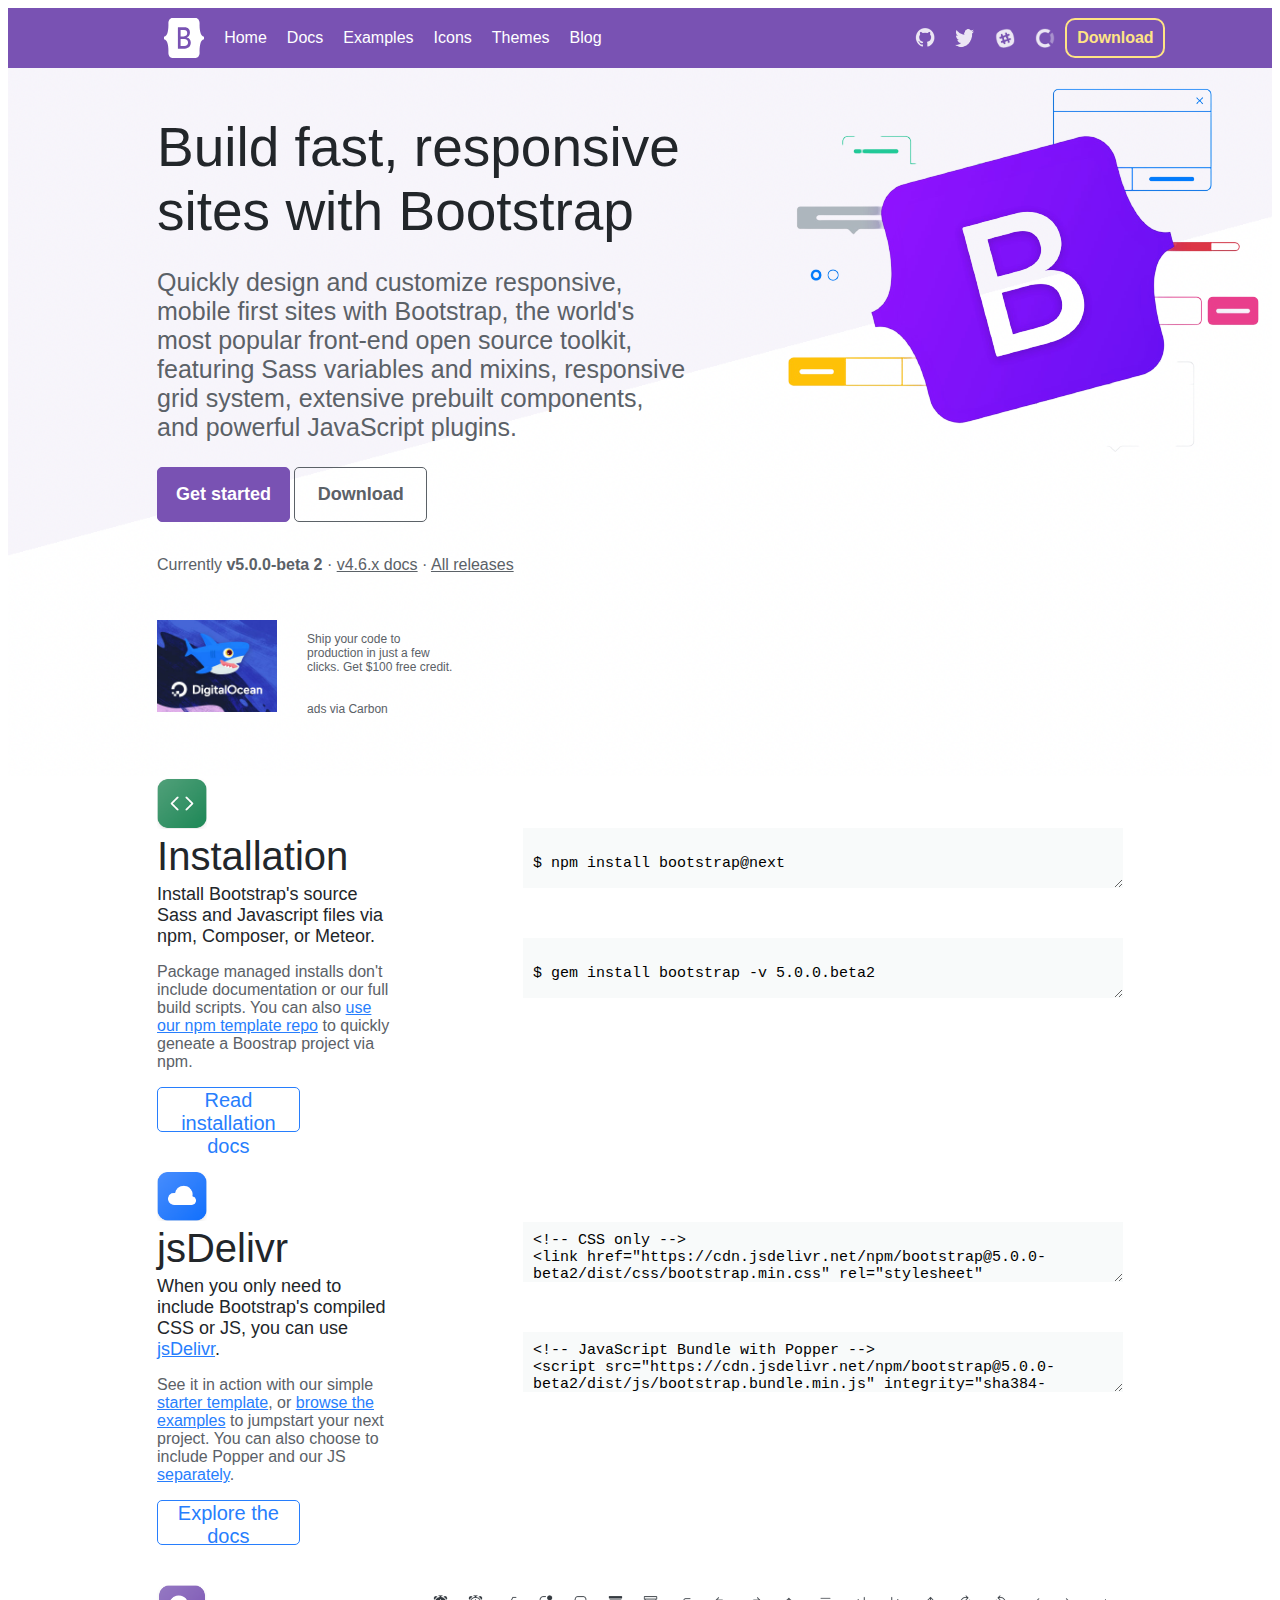
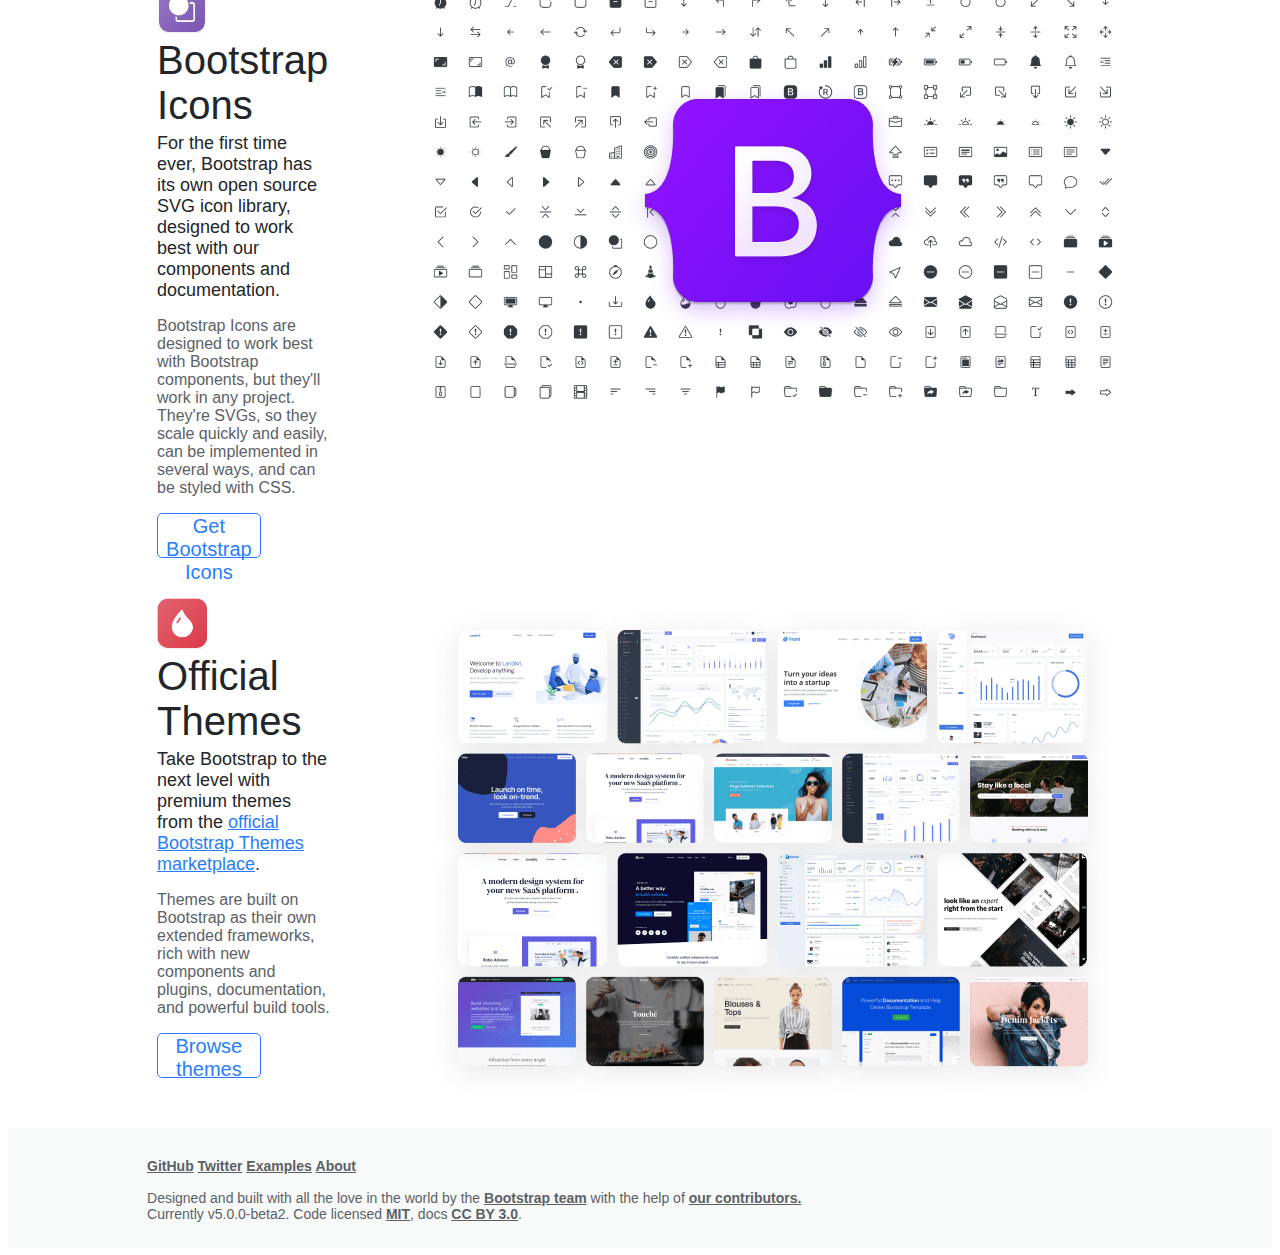
<file: bootstrap/index.html>
<html>
<head>
  <meta charset="UTF-8">
  <title>Bootstrap · The most popular HTML, CSS, and JS library in the world.</title>
  <link rel="stylesheet" type="text/css" href="style.css">
</head>

<body>
	<!-- CODE HERE-->
  <div class="container">
    <header>
      <div class="left">
        <img src="images/bootstrap_logo.svg"/>
        <a href="">Home</a>
        <a href="">Docs</a>
        <a href="">Examples</a>
        <a href="">Icons</a>
        <a href="">Themes</a>
        <a href="">Blog</a>
      </div>
      <div class="right">
        <button>Download</button>
        <img src="images/open-collective.png">
        <img src="images/slack.png">
        <img src="images/twitter.png">
        <img src="images/github.png">

      </div>
    </header>

    <main>
      <div id="bootstrap">
        <div class="left">
          <h1>Build fast, responsive sites with Bootstrap</h1>
          <h3>Quickly design and customize responsive, mobile first sites
             with Bootstrap, the world's most popular front-end open source 
             toolkit, featuring Sass variables and mixins, responsive grid system, 
             extensive prebuilt components, and powerful JavaScript plugins.
          </h3>
          <button id="started"><a href="">Get started</a></button> <button id="download"><a href="">Download</button></a><br><br>
          <p>Currently <b>v5.0.0-beta 2</b> · <a href>v4.6.x docs</a> · <a href="">All releases</a></p>
        </div>
        <div class="right">
          <img src="images/bootstrap-main.png" />
        </div>
        <br>

      <div id="ad">
        <div class="wrapped">
          <div class="img">
            <img src="images/ad.jpg"> 
          </div>
          <div class="adcontent">
            <p>Ship your code to production in just a few clicks. Get $100 free credit.<br><br><br>
              ads via Carbon</p>
          </div>
        </div>
      </div>
      <div id="installation">
        <div class="content">
          <img src="images/installation.png">
          <h2>Installation</h2>
          <h4>Install Bootstrap's source Sass and Javascript files via npm, Composer, or Meteor.</h4>
          <p>Package managed installs don't include documentation or our full build scripts. 
            You can also <a href="">use our npm template repo</a> to quickly geneate a Boostrap project via npm.
          </p>
          <button>Read installation docs</button>
        </div>
        <div class="codeblock">
          <textarea READONLY>

$ npm install bootstrap@next
          </textarea><br>
          <textarea READONLY>

$ gem install bootstrap -v 5.0.0.beta2
          </textarea>
        </div>
      </div><br>
      <div id="jsDelivr">
        <div class="content">
          <img src="images/jsDelivr.png">
          <h2>jsDelivr</h2>
          <h4>When you only need to include Bootstrap's compiled CSS or JS, you can use <a href="">jsDelivr</a>.</h4>
          <p>See it in action with our simple <a href="">starter template</a>, or <a href="">browse the examples</a>
           to jumpstart your next project. You can also choose to include Popper and our JS <a href="">separately</a>.</p>
           <button>Explore the docs</button>
        </div>
        <div class="codeblock">
          <textarea READONLY>
<!-- CSS only -->
<link href="https://cdn.jsdelivr.net/npm/bootstrap@5.0.0-beta2/dist/css/bootstrap.min.css" rel="stylesheet" integrity="sha384-BmbxuPwQa2lc/FVzBcNJ7UAyJxM6wuqIj61tLrc4wSX0szH/Ev+nYRRuWlolflfl" crossorigin="anonymous">    
          </textarea><br>
          <textarea READONLY>
<!-- JavaScript Bundle with Popper -->
<script src="https://cdn.jsdelivr.net/npm/bootstrap@5.0.0-beta2/dist/js/bootstrap.bundle.min.js" integrity="sha384-b5kHyXgcpbZJO/tY9Ul7kGkf1S0CWuKcCD38l8YkeH8z8QjE0GmW1gYU5S9FOnJ0" crossorigin="anonymous"></script>
          </textarea>
        </div>
      </div><br>
      <div id="icons">
        <div class="content">
          <img src="images/icons.png">
          <h2>Bootstrap Icons</h2>
          <h4>For the first time ever, Bootstrap has its own open source SVG icon library, designed 
            to work best with our components and documentation.</h4>
          <p>Bootstrap Icons are designed to work best with Bootstrap components, but they'll work in 
            any project. They're SVGs, so they scale quickly and easily, can be implemented in several ways, 
            and can be styled with CSS.</p>
          <button>Get Bootstrap Icons</button>
        </div>
        <div class="codeblock">
          <img src="images/bootstrap-icons.png">
        </div>
      </div><br>
      <div id="themes">
        <div class="content">
          <img src="images/themes.png">
          <h2>Official Themes</h2>
          <h4>Take Bootstrap to the next level with premium themes from the <a href="">official Bootstrap 
            Themes marketplace</a>.</h4>
          <p>Themes are built on Bootstrap as their own extended frameworks, rich with new 
            components and plugins, documentation, and powerful build tools.
          </p>
          <button>Browse themes</button>
        </div>
        <div class="codeblock">
          <img src="images/bootstrap-themes.png">
        </div>
      </div>
    </main>

    <footer>
      <div class="content">
        <div>
          <a href="">GitHub</a>     
          <a href="">Twitter</a>     
          <a href="">Examples</a>     
          <a href="">About</a>     
        </div><br>
        Designed and built with all the love in the world by the <a href="">Bootstrap team</a> with the help of <a href="">our contributors.</a><br>
        Currently v5.0.0-beta2. Code licensed <a href="">MIT</a>, docs <a href="">CC BY 3.0</a>.
      </div>
    </footer>

  </div>


</body>
</html>
</file>
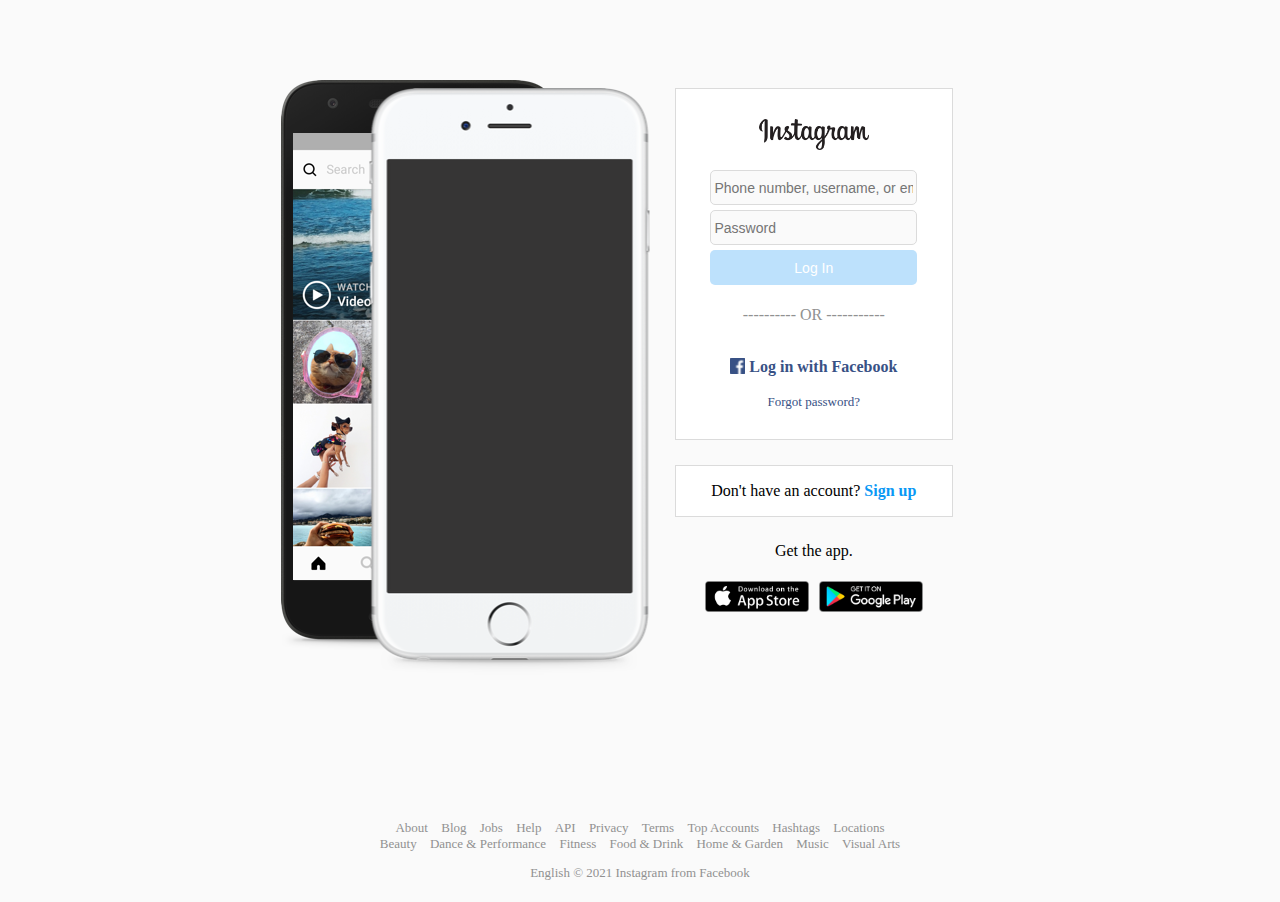
<file: instagram/index.html>
<html>
<head>
  <meta charset="UTF-8">
  <title>Instagram Login</title>
  <link rel="stylesheet" href="style.css">
</head>
<body>
  <div class="mainContainer">
    <div class="loginContainer">
      <div id="img">
        <img src="images/login background img.png">
      </div>
      <div id="login">
        <div id="usernamePW">
          <img src="images/logo.png"><br>
          <form id="newform">
            <input type="text" placeholder="Phone number, username, or email" name="username" id="username" required><br>
            <input type="password" placeholder="Password" id="password" name="password" required><br>
            <input type="submit" id="submitLogin" value="Log In">
          </form>
          <p>---------- OR -----------</p><br>
          <a href="" id="fb"><img src="images/fblogo.png"> Log in with Facebook</a><br><br>
          <a href="" id="forgot">Forgot password?</a><br>
        </div>
        <div id="signup">
          <p>Don't have an account? <a href="">Sign up</a></p>
        </div>
        <p>Get the app.</p>
        <a href=""><img src="images/appStore.png"></a><a href=""><img src="images/googlePlay.png"></a>
      </div>
    </div>
    <div class="footerContainer">
      <div id="links">
        <a href="">About</a>
        <a href="">Blog</a>
        <a href="">Jobs</a>
        <a href="">Help</a>
        <a href="">API</a>
        <a href="">Privacy</a>
        <a href="">Terms</a>
        <a href="">Top Accounts</a>
        <a href="">Hashtags</a>
        <a href="">Locations</a><br>
        <a href="">Beauty</a>
        <a href="">Dance & Performance</a>
        <a href="">Fitness</a>
        <a href="">Food & Drink</a>
        <a href="">Home & Garden</a>
        <a href="">Music</a>
        <a href="">Visual Arts</a>
      </div>
      <p>English © 2021 Instagram from Facebook</p>
    </div>
  </div>

</body>
</html>
<script type='text/javascript' src='index.js'></script>
</file>
<file: instagram/style.css>
body {
    background-color: #fafafa;
    font-family: "Helvetica Neue";
}

.mainContainer {
    display: grid;
    align-content: center;
    justify-content: center;
    margin-top: 5%;
    grid-template-columns: 55%;
    grid-template-rows: auto auto;
}

.loginContainer {
    display: inline-grid;
    grid-row: 1 / span 1;
    grid-template-columns: 50% 50%;
    justify-items: center;
    align-items: center;
}

#img {
    text-align: center;
    grid-column: 1 / span 1;
}

#login {
    height: 100%;
    grid-column: 2 / span 1;
    text-align: center;
}

#login img {
    width: 30%;
    padding: 5px;
}

#login #usernamePW p {
    color: #919191;
}

#login #usernamePW {
    height: 55%;
    padding-bottom: 10px;
    margin-top: 20%;
    margin: 25px 35px 25px 35px;
    background-color: white;
    text-align: center;
    border: 1px solid #dbdbdb;
}

#login #usernamePW img {
    width: 40%;
    padding: 30px 10px 20px 10px;
}

#login input {
    width: 75%;
    background-color: #fafafa;
    height: 35px;
    margin-bottom: 5px;
    padding: 3px;
    font-size: 14px;
    border: 1px solid #dbdbdb;
    border-radius: 5px;
}

#submitLogin {
    background-color: #bde1fc!important;
    border: none!important;
    color: white!important;
    border-radius: 5px;
}

#login button {
    margin-top: 10px;
    width: 75%;
    height: 30px;
    background-color: #bde0fc;
    border: 1px solid #bde0fc;
    border-radius: 5px;
}

#login a button {
    color: white;
    font-weight: bold;
    font-size: 14px;
}

#login #fb {
    color: #385185;
    text-decoration: none;
    font-weight: bold;
}

#login #fb img {
    display: inline-block;
    width: 15px;
    padding: 0px!important;
    vertical-align: text-top;
}

#login #forgot {
    color: #385185;
    text-decoration: none;
    font-size: 13px;
}

#login #signup {
    margin: 25px 35px 25px 35px;
    background-color: white;
    border: 1px solid #dbdbdb;
}

#login #signup a {
    color: #0998f5;
    text-decoration: none;
    font-weight: bold;
}


.footerContainer {
    text-align: center;
    grid-row: 2 / span 1;
    color: #919191;
    font-size: 13px;
    margin-top: 20%;
}

#links a {
    font-size: 13px;
    padding: 5px;
    text-decoration: none;
    color: #919191;
}
</file>
<file: bootstrap/style.css>
/* Colors from Bootstrap Website: 
Main Header: #7952b3
"Download" Font color: #e1c38f
Main text: #505356
Dark gray text: #f7f5fb
Lighter text: #aaafb3
Blue links: #74abfe
Footer: #f8f9fa
Background color behind main header: #f7f5fb
*/

body {
    background-color: white;
    font-family: Helvetica;
    background-attachment: fixed;
}

h1 {
    margin-bottom: 0px;
    color: #22262a;
    font-size: 55px;
    font-weight: 520;

}

h2 {
    margin-top: 5px;
    margin-bottom: 5px;
    color:#22262a;
    font-size: 40px;
    font-weight: 400;
}

h3 {
    color: #5b6167;
    font-weight: 400;
    font-size: 25px;
}

h4 {
    margin-top: 5px;
    margin-bottom: 5px;
    color:#22262a;
    font-size: 18px;
    font-weight: 400;
}

.container {
    display: grid;
    grid-template-rows: auto auto auto auto auto auto auto auto;
    grid-template-columns: 50% 50%;
}

header {
    color: white;
    display: inline-grid;
    grid-column: 1 / span 2;
    background-color: #7952b3;
}

header a {
    color: white;
    text-decoration: none;
    padding: 10px;
}

header img {
    padding: 10px;
    width: 40px;
    height: 40px;
}

header .left {
    display: flex;
    align-items: center;
    margin-left: 20%;
    grid-column: 1 / 1;
}

header .right {
    display: flex;
    flex-direction: row-reverse;
    align-items: center;
    margin-right: 20%;
    grid-column: 2 / 2;
}

header .right img {
    width: 20px;
    height: 20px;
}

header button {
    color: #ffe484;
    font-weight: bold;
    background-color: transparent;
    height: 40px;
    width: 100px;
    border: 2px solid #ffe484;
    border-radius: 10px;
    font-size: 16px;
}

header button:hover {
    background-color: #ffe484;
    color: #22262a;
}

main {
    background-image: url("images/background3.png");
    background-size: 100%;
    background-repeat: no-repeat;
    grid-column: 1 / span 2;
    grid-row: 2 / span 6;
    grid-template-columns: auto auto;
}

main #bootstrap {
    color: #5b6167;
    padding: 10px;
    margin-left: 11%;
    margin-right: 11%;
    grid-row: 2 / 2;
}

main #bootstrap a {
    color: #5b6167;
}

main #bootstrap .left {
    width: 55%;
    float: left;
    margin-bottom: 20px;
}

main #bootstrap .right {
    width: 45%;
    float: right;
}

main #bootstrap img {
    width: auto;
}


main #bootstrap #started {
    font-size: 18px;
    font-weight: bold;
    width: 25%;
    height: 55px;
    background-color: #7952b3;
    color: white;
    border: 1px solid #7952b3;
    border-radius: 5px;
}

main #bootstrap #started a {
    text-decoration: none;
    color: white;
}

#bootstrap #started:hover {
    background-color: #61428f;
}

main #bootstrap #download {
    font-size: 18px;
    font-weight: bold;
    width: 25%;
    height: 55px;
    background-color: transparent;
    color: #5b6167;
    border: 1px solid #5b6167;
    border-radius: 5px;
}

main #bootstrap #download a {
    text-decoration: none;
    color: #5b6167;
}

main #bootstrap #download:hover {
    background-color: #5b6167;
}

main #bootstrap #download:hover a {
    text-decoration: none;
    color: white;
}


main #ad {
    font-size: 12px;
    width: 300px;
    margin-top: 300px;
    padding-top: 20px;
    padding-bottom: 20px;
    grid-row: 3 / 3;
}

main .wrapped {
    background-color: black!important;
}

main #ad img {
    width: 80%;
}

main #ad .img {
    margin-top: 10px;
    width: 50%;
    float: left;
}

main #ad .adcontent {
    margin-top: 10px;
    width: 50%;
    float: right;
}


main #installation {
    margin-top: 30px;
    display: inline-grid;
    padding-top: 20px;
    padding-bottom: 20px;
    grid-row: 4 / 4;
}


main #jsDelivr {
    display: inline-grid;
    padding-top: 20px;
    padding-bottom: 20px;
    grid-row: 5 / 5;
}

main #icons {
    display: inline-grid;
    padding-top: 20px;
    padding-bottom: 20px;

    grid-row: 6 / 6;
}

main #themes {
    display: inline-grid;
    padding-top: 20px;
    padding-bottom: 20px;

    grid-row: 7 / 7;
}

main .content {
    float: left;
    width: 65%;
    grid-column: 1 / span 1;
}

main .content a {
    color: #277efd!important;
}

main .content a:hover {
    color: #1b65d0!important;
}

main .content img {
    width: 50px!important;
    padding: 0!important;
}

main .content button {
    width: 60%;
    height: 45px;
    border: 1px solid #277efd;
    border-radius: 5px;
    color: #277efd;
    font-size: 20px;
    font-weight: 400;
    background-color: transparent;
}

main .content button:hover {
    background-color: #277efd;
    color: white;
}

main .codeblock {
    grid-column: 2 / span 1;
}

main .codeblock textarea {
    margin-top: 50px;
    text-align: left;
    font-family: monospace;
    font-size: 15px;
    white-space: pre-wrap;
    width: 600px;
    height: 60px;
    border: none;
    background-color: #f8fafa;
    padding: 10px
}

footer {
    color: #5b6167;
    grid-column: 1 / span 2;
    background-color: #f8fafa;
}

footer a {
    font-weight: bold;
    color: #5b6167;
}

footer a:hover {
    color: #277efd;
}  

footer .content {
    font-size: 14px;
    margin: 30px 11% 25px 11%;
}
</file>
